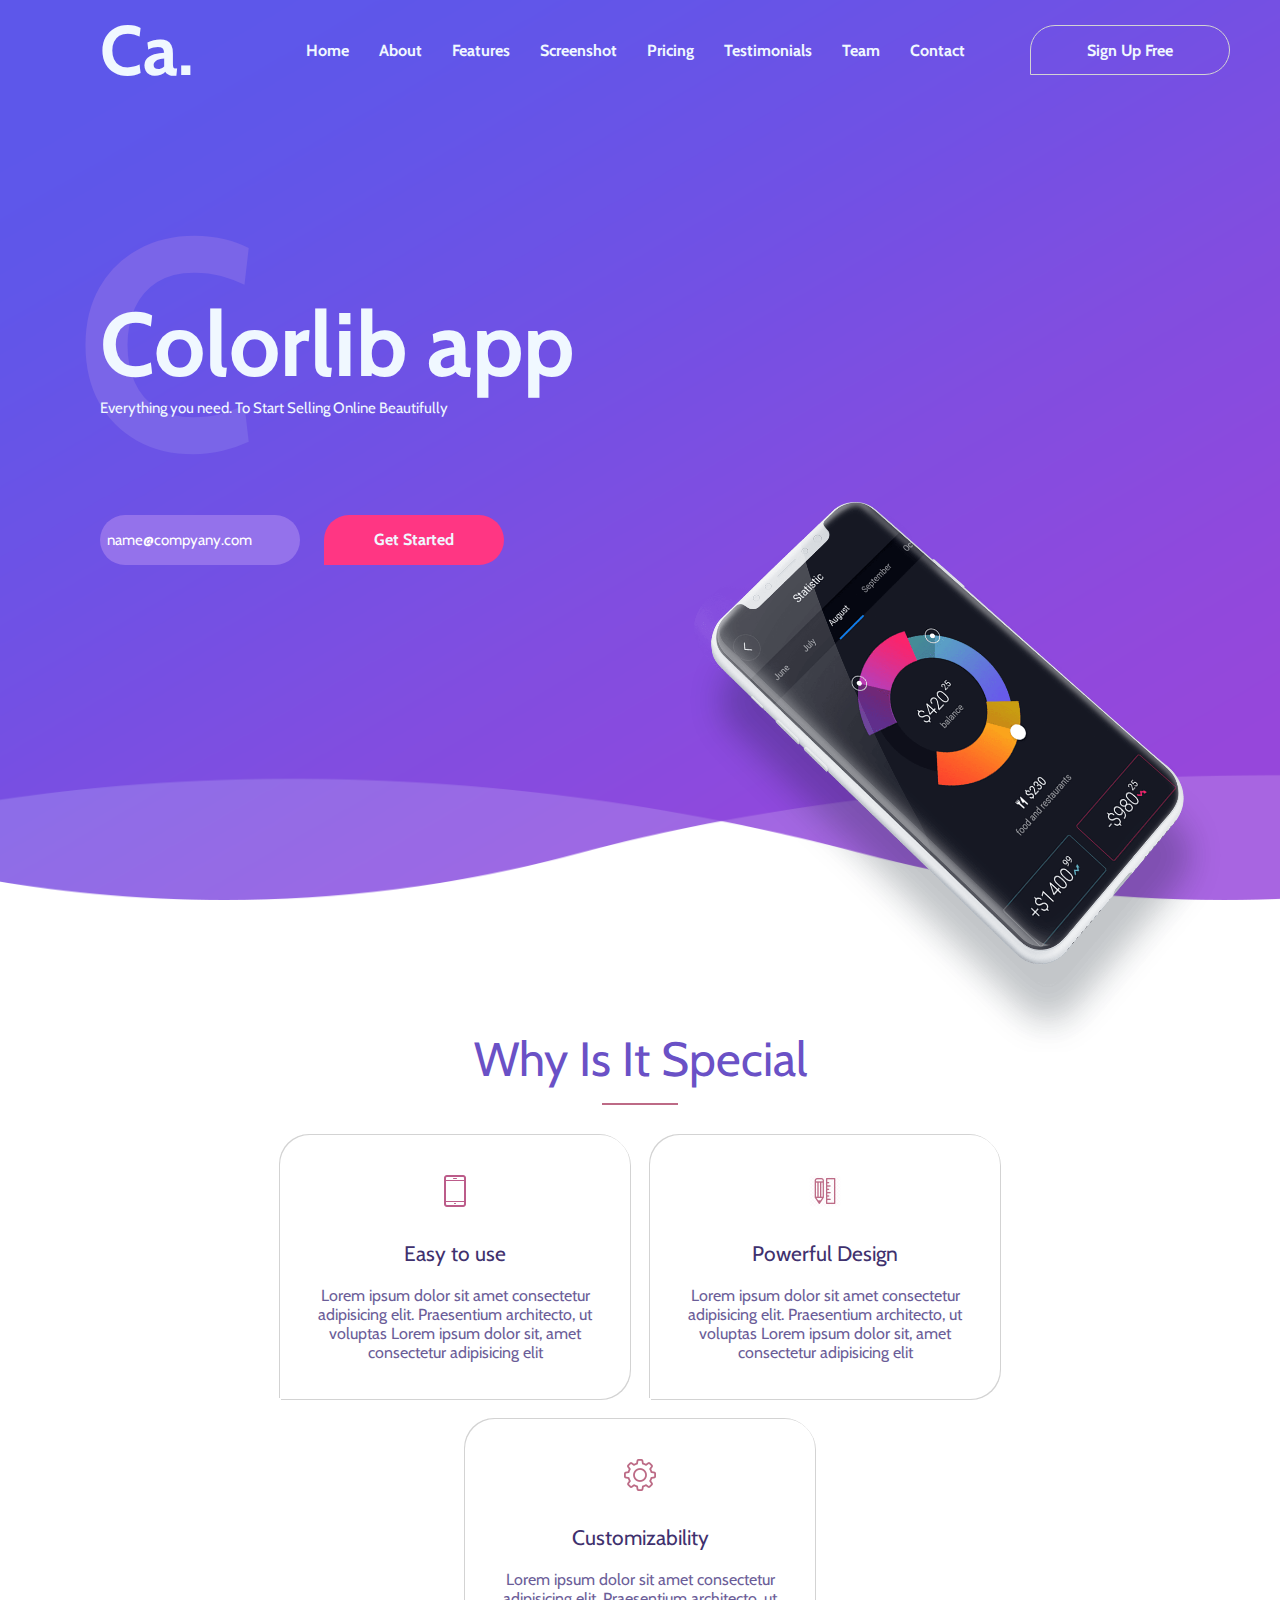
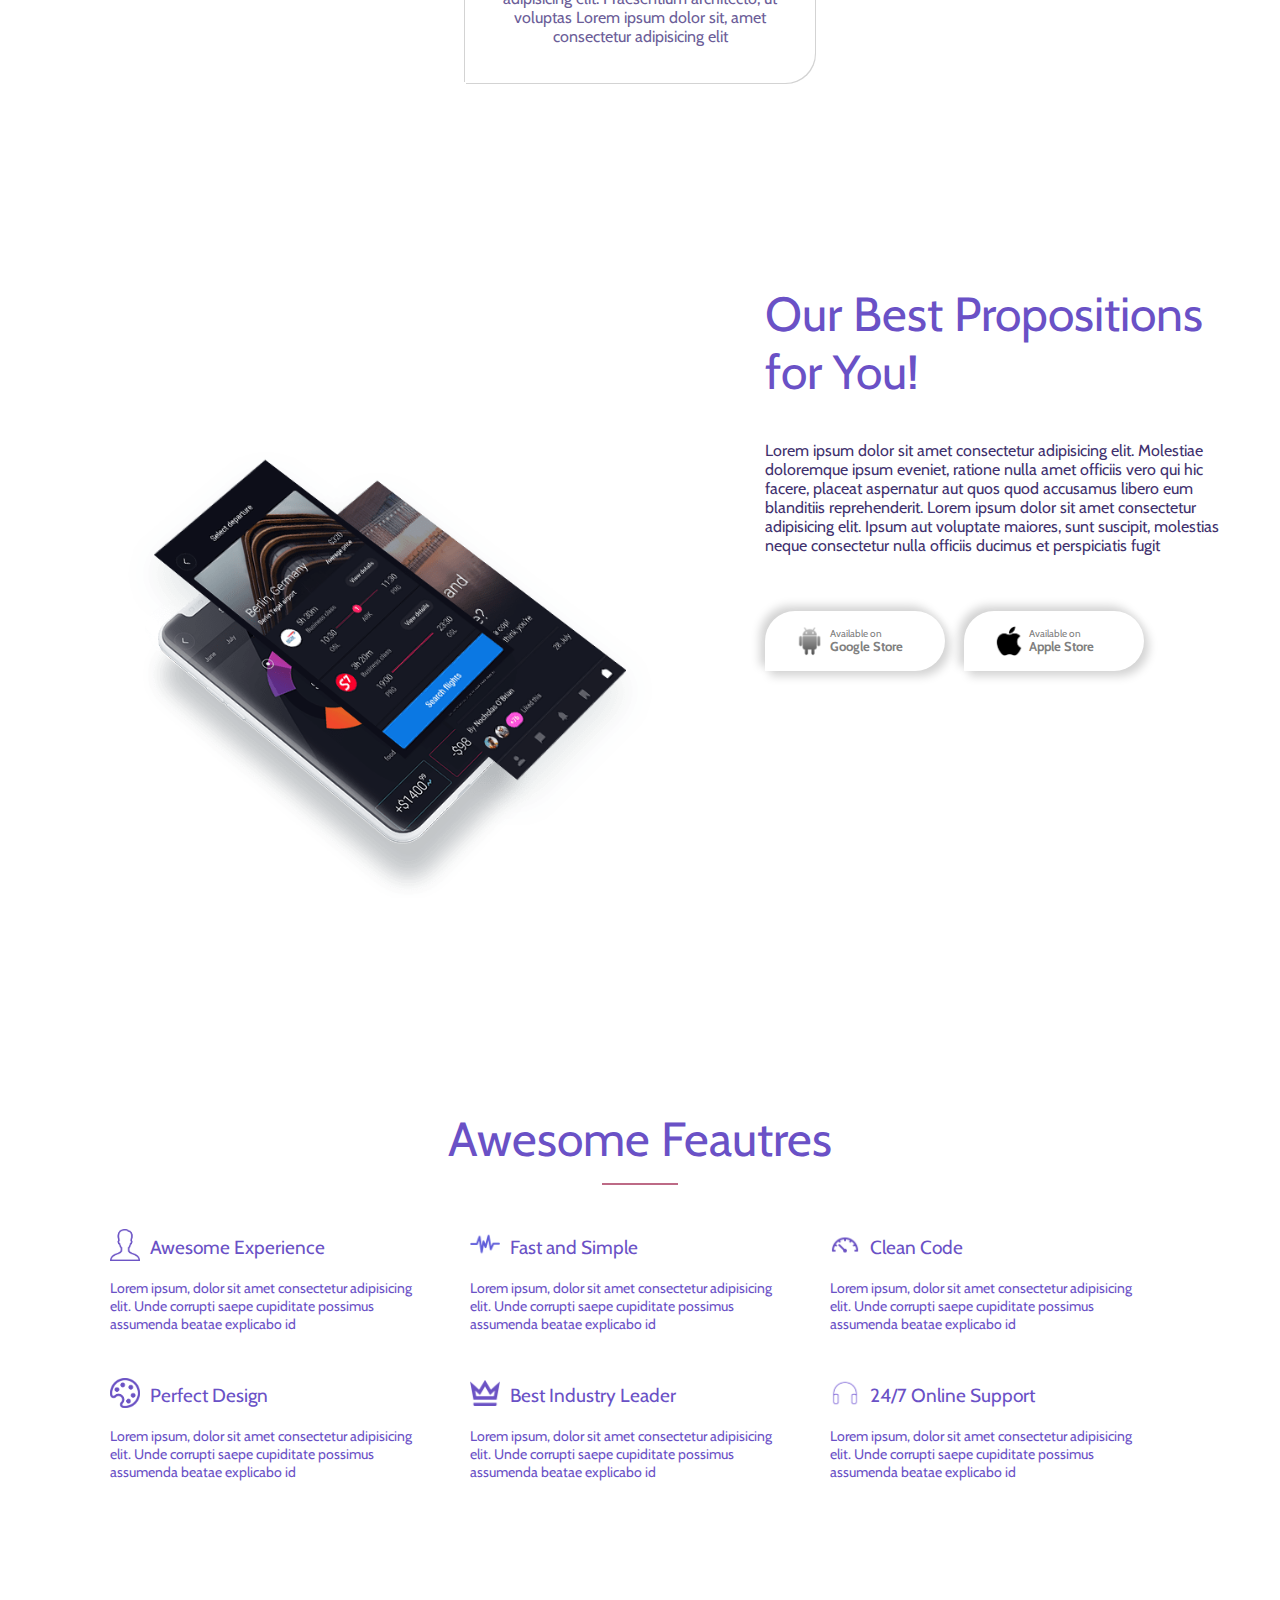
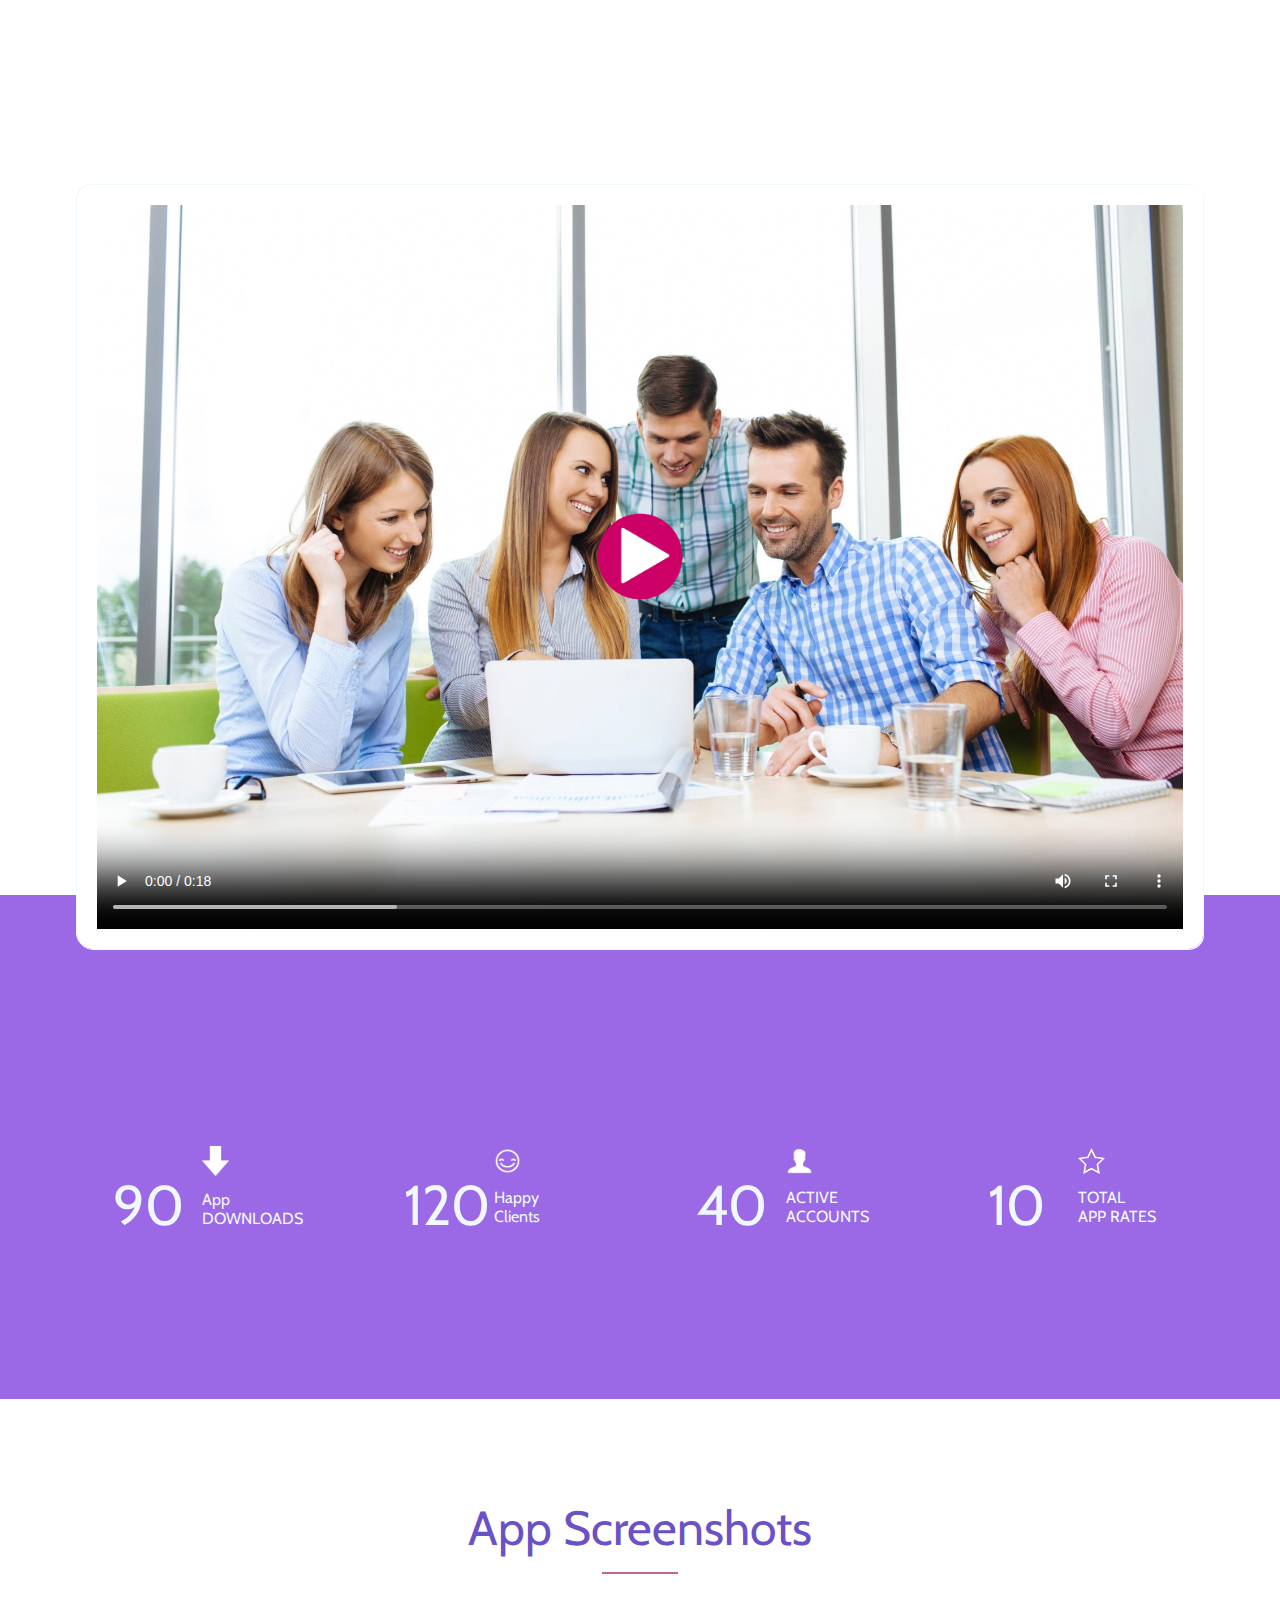
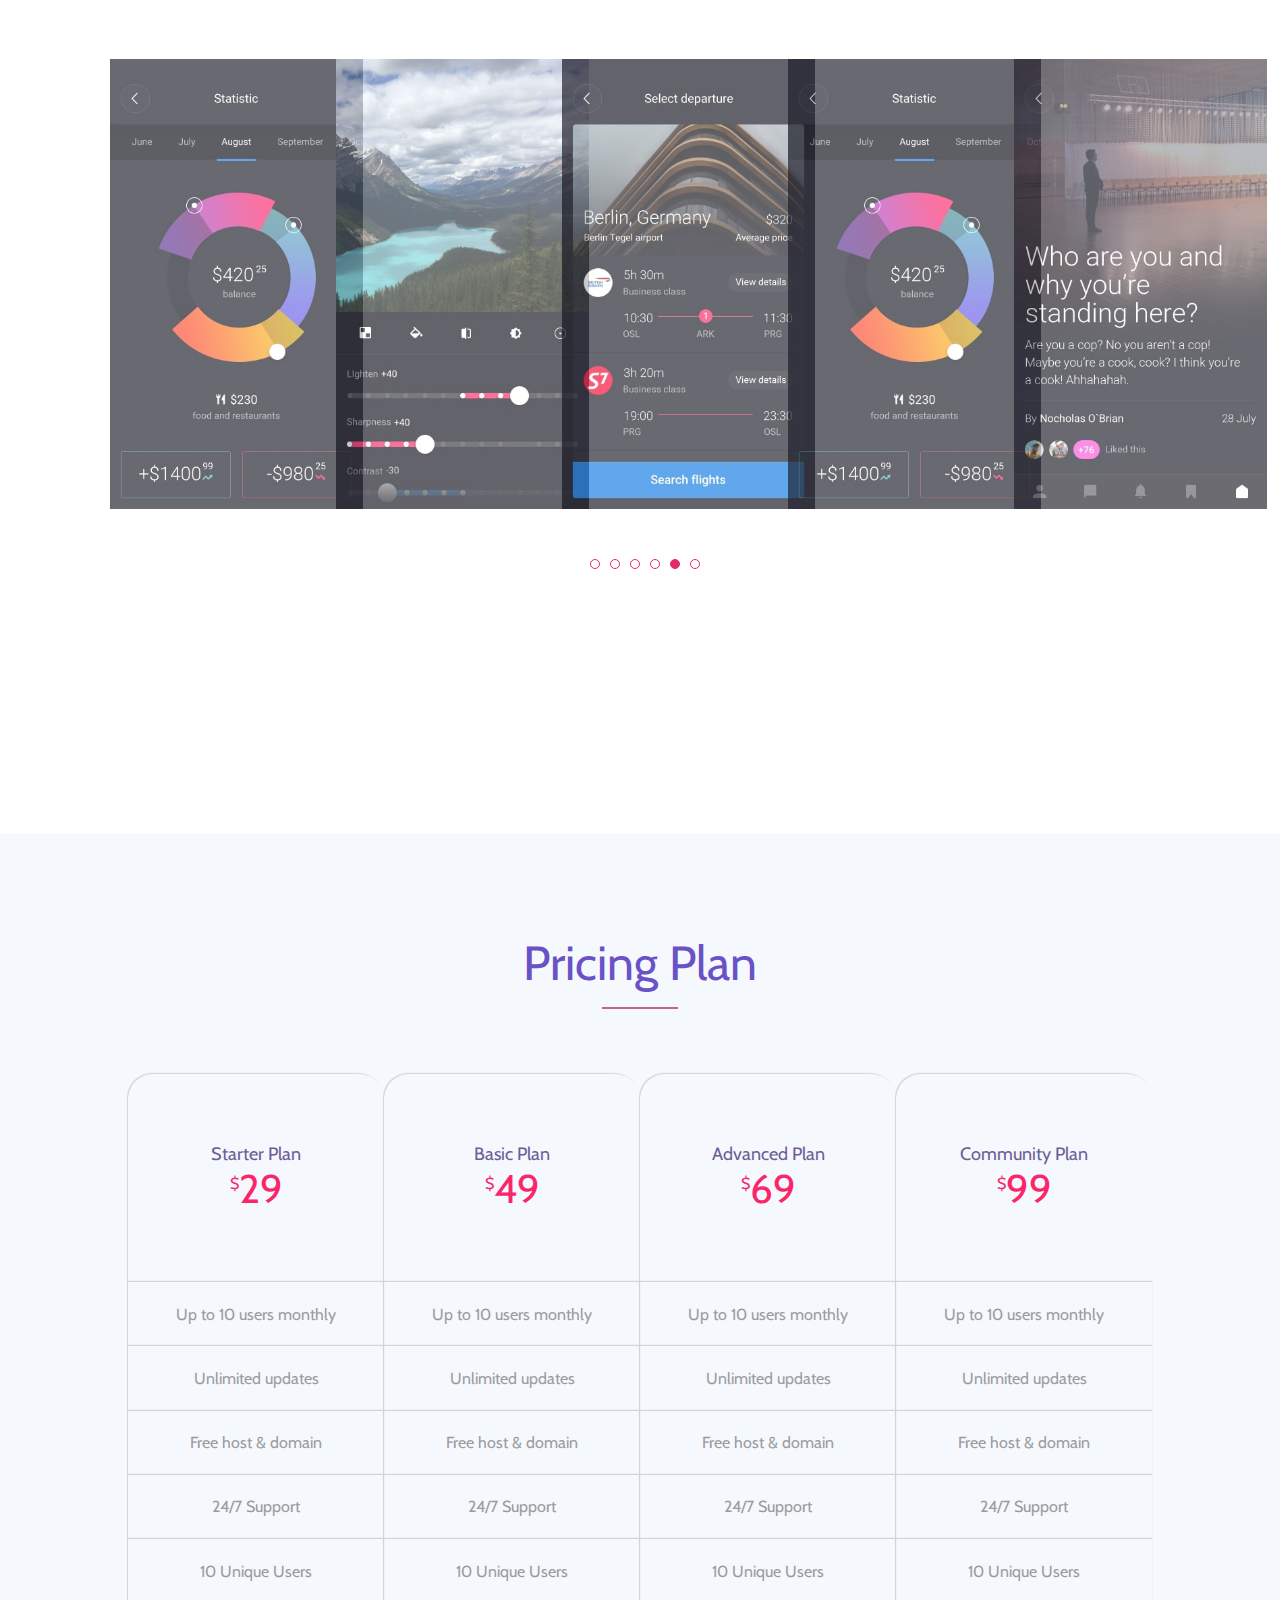
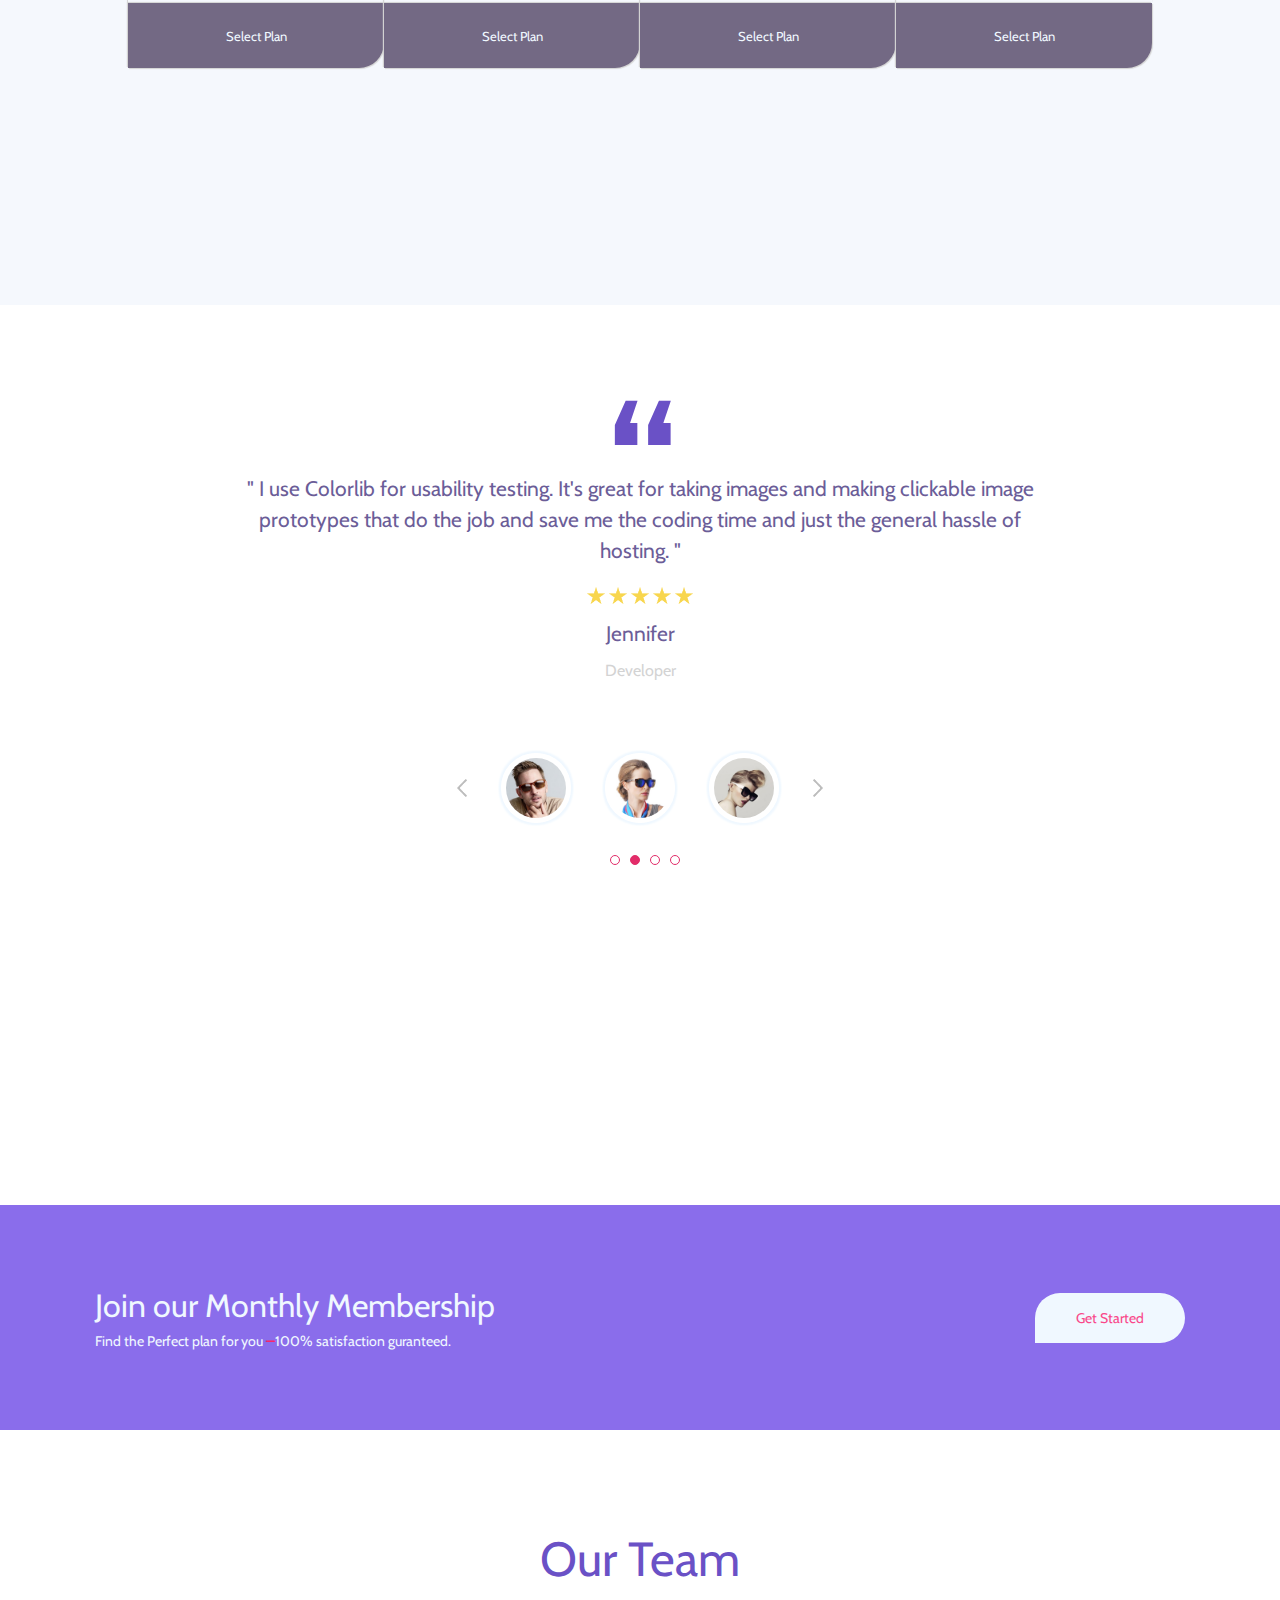
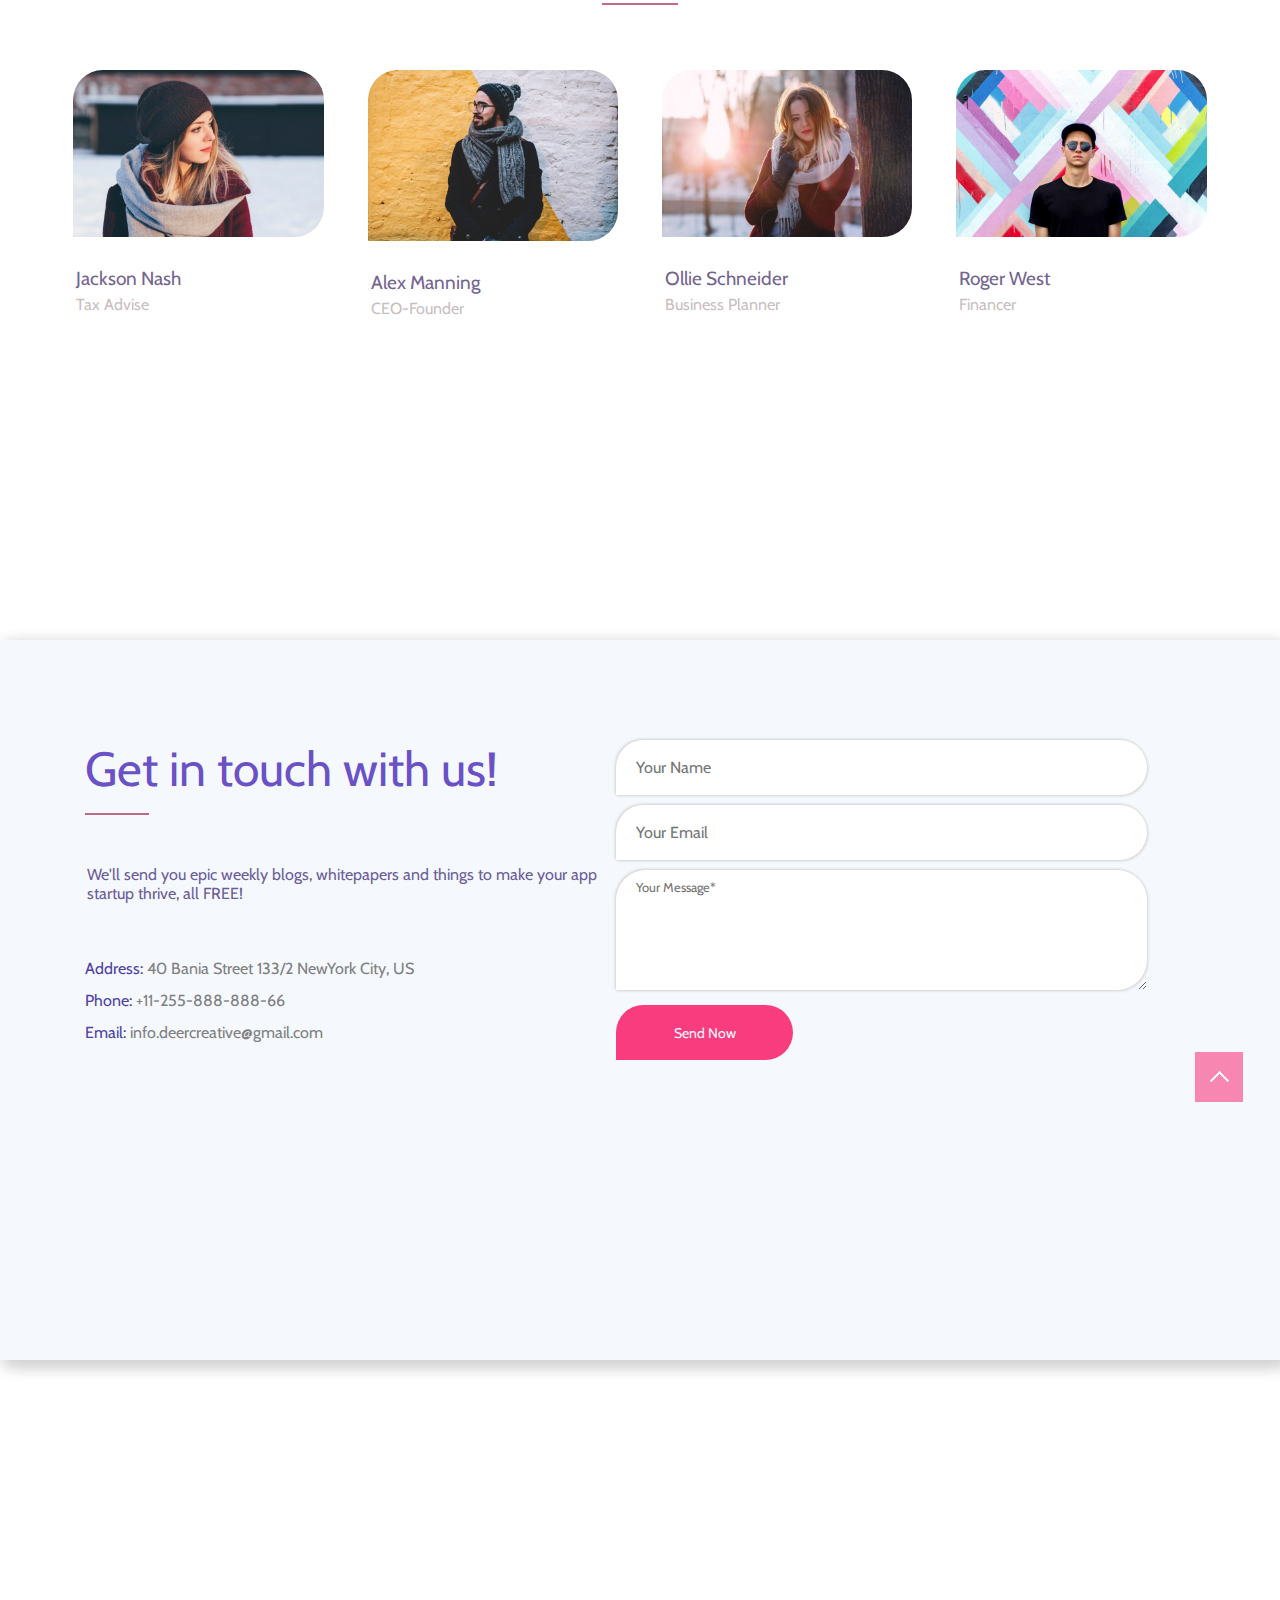
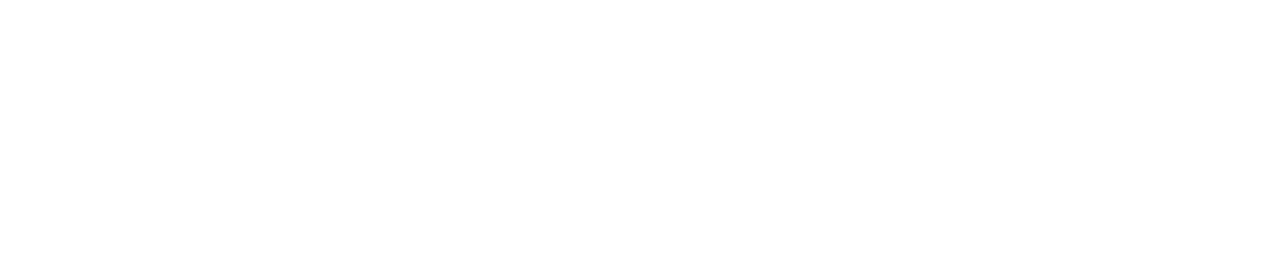
<file: index.html>
<!DOCTYPE html>
<html lang="en">
  <head>
    <meta charset="UTF-8" />
    <meta http-equiv="X-UA-Compatible" content="IE=edge" />
    <meta name="viewport" content="width=device-width, initial-scale=1.0" />
    <title>Document</title>
    <link rel="stylesheet" href="style.css" />
  </head>
  <body>
    <section class="Header">
      <nav class="navbar">
        <div class="container">
          <div class="navbar__logo"><h3>Ca.</h3></div>
          <ul class="navbar__links">
            <li><a href="#">Home</a></li>
            <li><a href="#">About</a></li>
            <li><a href="#">Features</a></li>
            <li><a href="#">Screenshot</a></li>
            <li><a href="#">Pricing</a></li>
            <li><a href="#">Testimonials</a></li>
            <li><a href="#">Team</a></li>
            <li><a href="#">Contact</a></li>
          </ul>
          <button class="navbar__signup btn">Sign Up Free</button>
        </div>
      </nav>
      <div class="header__body">
        <p class="transparentC">C</p>
        <header class="header__h2">
          <h2>Colorlib app</h2>
          <p>Everything you need. To Start Selling Online Beautifully</p>
          <div class="header__buttons">
            <input class="buttons__name btn" placeholder="name@compyany.com" />
            <button class="buttons__get btn">Get Started</button>
          </div>
        </header>
        <figure class="header__image">
          <img src="./Assets/bg-img/welcome-img.png" />
        </figure>
      </div>
    </section>
    <section class="section section1">
      <header class="section__header">
        <h2>Why Is It Special</h2>
        <div class="line"></div>
      </header>

      <ul class="section__list">
        <li>
          <figure class="image_list">
            <img src="./Assets/mobile-icon-png-2361.png" />
          </figure>
          <h4>Easy to use</h4>
          <p>
            Lorem ipsum dolor sit amet consectetur adipisicing elit. Praesentium
            architecto, ut voluptas Lorem ipsum dolor sit, amet consectetur
            adipisicing elit
          </p>
        </li>
        <li>
          <figure class="image_list">
            <img
              src="./Assets/pencil-and-ruler-1812109-1537634.png"
              width="50px"
            />
          </figure>
          <h4>Powerful Design</h4>
          <p>
            Lorem ipsum dolor sit amet consectetur adipisicing elit. Praesentium
            architecto, ut voluptas Lorem ipsum dolor sit, amet consectetur
            adipisicing elit
          </p>
        </li>
        <li>
          <figure class="image_list">
            <img src="./Assets/setting.png" width="50px" />
          </figure>
          <h4>Customizability</h4>
          <p>
            Lorem ipsum dolor sit amet consectetur adipisicing elit. Praesentium
            architecto, ut voluptas Lorem ipsum dolor sit, amet consectetur
            adipisicing elit
          </p>
        </li>
      </ul>
    </section>
    <section class="section secondSection">
      <header class="secSection__header">
        <h2>Our Best Propositions for You!</h2>
        <p>
          Lorem ipsum dolor sit amet consectetur adipisicing elit. Molestiae
          doloremque ipsum eveniet, ratione nulla amet officiis vero qui hic
          facere, placeat aspernatur aut quos quod accusamus libero eum
          blanditiis reprehenderit. Lorem ipsum dolor sit amet consectetur
          adipisicing elit. Ipsum aut voluptate maiores, sunt suscipit,
          molestias neque consectetur nulla officiis ducimus et perspiciatis
          fugit
        </p>
        <div class="secButtons">
          <a href="#" class="android">
            <img src="./Assets/android-icon-png-4.jpg" width="30px" />
            <div>Available on <span>Google Store</span></div>
          </a>
          <a href="#" class="apple">
            <img
              src="./Assets/apple-logo-png-dallas-shootings-don-add-are-speech-zones-used-4.png"
              width="30px"
            />
            <div>Available on <span>Apple Store</span></div>
          </a>
        </div>
      </header>
      <div class="image__post">
        <img src="./Assets/bg-img/special.png" />
      </div>
    </section>
    <section class="section section3">
      <header class="section__header">
        <h2>Awesome Feautres</h2>
        <div class="line"></div>
      </header>
      <ul class="section3List">
        <li>
          <div>
            <figure><img src="./Assets/person.png" alt="person" /></figure>
            <h4>Awesome Experience</h4>
          </div>
          <p>
            Lorem ipsum, dolor sit amet consectetur adipisicing elit. Unde
            corrupti saepe cupiditate possimus assumenda beatae explicabo id
          </p>
        </li>
        <li>
          <div>
            <figure>
              <img src="./Assets/heartBeat.png" alt="Heart beat line" />
            </figure>
            <h4>Fast and Simple</h4>
          </div>
          <p>
            Lorem ipsum, dolor sit amet consectetur adipisicing elit. Unde
            corrupti saepe cupiditate possimus assumenda beatae explicabo id
          </p>
        </li>
        <li>
          <div>
            <figure>
              <img src="./Assets/speedoMeter.png" alt="SpeedoMeter" />
            </figure>
            <h4>Clean Code</h4>
          </div>
          <p>
            Lorem ipsum, dolor sit amet consectetur adipisicing elit. Unde
            corrupti saepe cupiditate possimus assumenda beatae explicabo id
          </p>
        </li>
        <li>
          <div>
            <figure>
              <img src="./Assets/ColorPalete.png" alt="Color pallete" />
            </figure>
            <h4>Perfect Design</h4>
          </div>
          <p>
            Lorem ipsum, dolor sit amet consectetur adipisicing elit. Unde
            corrupti saepe cupiditate possimus assumenda beatae explicabo id
          </p>
        </li>
        <li>
          <div>
            <figure>
              <img src="./Assets/crown.png" alt="Crown" />
            </figure>
            <h4>Best Industry Leader</h4>
          </div>
          <p>
            Lorem ipsum, dolor sit amet consectetur adipisicing elit. Unde
            corrupti saepe cupiditate possimus assumenda beatae explicabo id
          </p>
        </li>
        <li>
          <div>
            <figure>
              <img src="./Assets/headphones-2.png" alt="Head Phones" />
            </figure>
            <h4>24/7 Online Support</h4>
          </div>
          <p>
            Lorem ipsum, dolor sit amet consectetur adipisicing elit. Unde
            corrupti saepe cupiditate possimus assumenda beatae explicabo id
          </p>
        </li>
      </ul>
    </section>
    <section class="section">
      <video class="video" poster="./Assets/bg-img/video.jpg" controls>
        <source src="./Assets/bg-img/video.mp4" type="video/mp4" />
      </video>
      <figure>
        <img class="vidButton" src="./Assets/PlayIcon.png" />
      </figure>
    </section>
    <section class="section5">
      <ul class="section5List">
        <li>
          <div>
            <h3>90</h3>
            <div>
              <figure>
                <img src="./Assets/DownArrow.png" />
              </figure>
              <p>App <span>DOWNLOADS</span></p>
            </div>
          </div>
        </li>
        <li>
          <div>
            <h3>120</h3>
            <div>
              <figure>
                <img src="./Assets/512px-Happy-outline.svg.png" />
              </figure>
              <p>Happy <span>Clients</span></p>
            </div>
          </div>
        </li>
        <li>
          <div>
            <h3>40</h3>
            <div>
              <figure>
                <img src="./Assets/PersonFill (2).png" />
              </figure>
              <p>ACTIVE <span>ACCOUNTS</span></p>
            </div>
          </div>
        </li>
        <li>
          <div>
            <h3>10</h3>
            <div>
              <figure>
                <img src="./Assets/star.png" />
              </figure>
              <p>TOTAL <span>APP RATES</span></p>
            </div>
          </div>
        </li>
      </ul>
    </section>
    <section class="section section6">
      <header class="section__header">
        <h2>App Screenshots</h2>
        <div class="line"></div>
      </header>
      <div class="section6__screenShots">
        <figure>
          <img src="./Assets/scr-img/app-3.jpg" tabindex="0" />
        </figure>
        <figure>
          <img src="./Assets/scr-img/app-4.jpg" tabindex="0" />
        </figure>
        <figure>
          <img src="./Assets/scr-img/app-5.jpg" tabindex="0" />
        </figure>
        <figure>
          <img src="./Assets/scr-img/app-3.jpg" tabindex="0" />
        </figure>
        <figure>
          <img src="./Assets/scr-img/app-1.jpg" tabindex="0" />
        </figure>
      </div>
      <div class="circles">
        <div class="circle"></div>
        <div class="circle"></div>
        <div class="circle"></div>
        <div class="circle"></div>
        <div class="circle fill"></div>
        <div class="circle"></div>
      </div>
    </section>
    <section class="section section7">
      <header class="section__header">
        <h2>Pricing Plan</h2>
        <div class="line"></div>
      </header>
      <ul class="section7__list">
        <li tabindex="0">
          <header class="list__header">
            <p>Starter Plan</p>
            <h3><sup>$</sup>29</h3>
          </header>
          <div class="list__list">
            <p>Up to 10 users monthly</p>
            <p>Unlimited updates</p>
            <p>Free host & domain</p>
            <p>24/7 Support</p>
            <p>10 Unique Users</p>
            <button>Select Plan</button>
          </div>
        </li>
        <li tabindex="0">
          <header class="list__header">
            <p>Basic Plan</p>
            <h3><sup>$</sup>49</h3>
          </header>
          <div class="list__list">
            <p>Up to 10 users monthly</p>
            <p>Unlimited updates</p>
            <p>Free host & domain</p>
            <p>24/7 Support</p>
            <p>10 Unique Users</p>
            <button>Select Plan</button>
          </div>
        </li>
        <li tabindex="0">
          <header class="list__header">
            <p>Advanced Plan</p>
            <h3><sup>$</sup>69</h3>
          </header>
          <div class="list__list">
            <p>Up to 10 users monthly</p>
            <p>Unlimited updates</p>
            <p>Free host & domain</p>
            <p>24/7 Support</p>
            <p>10 Unique Users</p>
            <button>Select Plan</button>
          </div>
        </li>
        <li tabindex="0">
          <header class="list__header">
            <p>Community Plan</p>
            <h3><sup>$</sup>99</h3>
          </header>
          <div class="list__list">
            <p>Up to 10 users monthly</p>
            <p>Unlimited updates</p>
            <p>Free host & domain</p>
            <p>24/7 Support</p>
            <p>10 Unique Users</p>
            <button>Select Plan</button>
          </div>
        </li>
      </ul>
    </section>
    <section class="section section8">
      <header class="section__header">
        <h2>&#8220;</h2>
        <p>
          " I use Colorlib for usability testing. It's great for taking images
          and making clickable image prototypes that do the job and save me the
          coding time and just the general hassle of hosting. "
        </p>
      </header>
      <div class="section8__subHeader">
        <div class="stars">
          <figure>
            <img class="star" src="./Assets/goldStar.png" />
          </figure>
          <figure>
            <img class="star" src="./Assets/goldStar.png" />
          </figure>
          <figure>
            <img class="star" src="./Assets/goldStar.png" />
          </figure>
          <figure>
            <img class="star" src="./Assets/goldStar.png" />
          </figure>
          <figure>
            <img class="star" src="./Assets/goldStar.png" />
          </figure>
        </div>
        <p>Jennifer <span>Developer</span></p>
      </div>
      <div class="section8__body">
        <button><img src="./Assets/LeftArrow.png" /></button>
        <figure tabindex="0">
          <img src="./Assets/bg-img/client-3.jpg" />
        </figure>
        <figure tabindex="0">
          <img src="./Assets/bg-img/client-2.jpg" />
        </figure>
        <figure tabindex="0">
          <img src="./Assets/bg-img/client-1.jpg" />
        </figure>
        <button><img src="./Assets/RightArrow.png" /></button>
      </div>
      <div class="circles circles8">
        <div class="circle"></div>
        <div class="circle fill"></div>
        <div class="circle"></div>
        <div class="circle"></div>
      </div>
    </section>
    <section class="section section9">
      <header class="section9__header">
        <div class="header__left">
          <h3>Join our Monthly Membership</h3>
          <p>
            Find the Perfect plan for you <sup>_</sup>100% satisfaction
            guranteed.
          </p>
        </div>
        <button>Get Started</button>
      </header>
    </section>
    <section class="section section10">
      <header class="section__header">
        <h2>Our Team</h2>
        <div class="line"></div>
      </header>
      <ul class="section10__body">
        <li>
          <figure tabindex="0" class="person__image">
            <img src="./Assets/team-img/team-1.jpg" />
          </figure>
          <div class="person__info">
            <h3>Jackson Nash</h3>
            <p>Tax Advise</p>
          </div>
        </li>
        <li>
          <figure tabindex="0" class="person__image">
            <img src="./Assets/team-img/team-2.jpg" />
          </figure>
          <div class="person__info">
            <h3>Alex Manning</h3>
            <p>CEO-Founder</p>
          </div>
        </li>
        <li>
          <figure class="person__image">
            <img src="./Assets/team-img/team-3.jpg" />
          </figure>
          <div class="person__info">
            <h3>Ollie Schneider</h3>
            <p>Business Planner</p>
          </div>
        </li>
        <li>
          <figure class="person__image">
            <img src="./Assets/team-img/team-4.jpg" />
          </figure>
          <div class="person__info">
            <h3>Roger West</h3>
            <p>Financer</p>
          </div>
        </li>
      </ul>
    </section>
    <footer class="section lastSection">
      <div class="lastSection__info">
        <div class="section__header">
          <h2>Get in touch with us!</h2>
          <div class="line"></div>
        </div>
        <p>
          We'll send you epic weekly blogs, whitepapers and things to make your
          app startup thrive, all FREE!
        </p>
        <div class="contact">
          <p><span>Address: </span>40 Bania Street 133/2 NewYork City, US</p>
          <p><span>Phone: </span>+11-255-888-888-66</p>
          <p><span>Email: </span>info.deercreative@gmail.com</p>
        </div>
      </div>
      <form class="lastSection__form">
        <input class="name forminput" placeholder="Your Name" />
        <input class="name forminput" placeholder="Your Email" />
        <textarea
          class="message forminput"
          placeholder="Your Message*"
        ></textarea>
        <button class="send">Send Now</button>
      </form>
      <button class="upArrow"><img src="./Assets/UpArrow.png" /></button>
    </footer>
    <div class="whiteSpace"></div>
    <!-- <div class="section"></div> -->
  </body>
</html>
</file>
<file: style.css>
@font-face {
  font-family: "myFirstFont";
  src: url("./Fonts/Cabin-Bold.woff"), url("./Fonts/Cabin-Bold.eot"),
    url("./Fonts/Cabin-Bold.ttf"), url("./Fonts/Cabin-Bold.woff2");
  font-weight: bold;
}
@font-face {
  font-family: "myFirstFont";
  src: url("./Fonts/Cabin-Medium.eot"), url("./Fonts/Cabin-Medium.ttf"),
    url("./Fonts/Cabin-Medium.woff"), url("./Fonts/Cabin-Medium.woff2");
  font-weight: normal;
}
@font-face {
  font-family: "myFirstFont";
  src: url("./Fonts/Cabin-Regular.eot"), url("./Fonts/Cabin-Regular.ttf"),
    url("./Fonts/Cabin-Regular.woff"), url("./Fonts/Cabin-Regular.woff2");
  font-weight: lighter;
}

* {
  margin: 0;
  padding: 0;
  box-sizing: border-box;
  color: aliceblue;
  font-family: "myFirstFont";
}
body {
  max-width: 100vw;
}
button:active {
  background-color: blue;
}
p {
  color: rgb(107, 93, 152);
  font-weight: lighter;
}
ul {
  list-style: none;
}
a {
  text-decoration: none;
}
.btn {
  width: 12.5rem;
  height: 3.125rem;
  font-size: 1rem;
  font-weight: bold;
  cursor: pointer;
}
/* ------------------- start of navbar ---------------------*/
.container {
  /* background-color: rgb(100, 85, 232); */
  height: 6.25rem;
  display: flex;
  flex-wrap: wrap;
  justify-content: space-around;
  align-items: center;
  font-weight: bold;
}
.navbar__logo {
  font-size: 3.75rem;
  flex-grow: 1;
  display: flex;
  justify-content: flex-start;
  padding-left: 6.25rem;
}

.navbar__links {
  display: flex;
  flex-wrap: wrap;
  justify-content: center;
  /* flex-grow: 1; */
}
.navbar__links li {
  margin: 0.938rem;
}

.navbar__signup {
  background-color: transparent;

  border-radius: 30px 30px 30px 0;
  border: 1px solid lightgray;
  margin: 0 3.125rem;
}
@media (max-width: 992px) {
  .navbar__links li {
    font-size: 1rem;
    margin: 0.6rem;
  }
  .navbar__signup {
    width: 10rem;
    height: 2.5rem;
    font-size: 1rem;
  }
  .navbar__logo {
    font-size: 2.4rem;
    padding-left: 3.5rem;
  }
}
@media (max-width: 768px) {
  .container {
    justify-content: center;
  }
  .navbar__links li {
    font-size: 0.8rem;
    margin: 0.4rem;
  }
  .navbar__signup {
    width: 9rem;
    height: 2rem;
    font-size: 0.8rem;
  }
  .navbar__logo {
    justify-content: center;
    font-size: 2.3rem;
    padding-left: 3.2rem;
  }
}
@media (max-width: 600px) {
  .container {
    justify-content: center;
  }

  .navbar__links li {
    font-size: 0.7em;
    margin: 0.5rem;
  }
  .navbar__signup {
    width: 8rem;
    height: 1.8rem;
    font-size: 0.8rem;
  }
  .navbar__logo {
    justify-content: center;
    font-size: 2rem;
    padding-left: 0px;
  }
}

/* ----------------------end of Navbar ------------------ */
/* ---------------------- Start of Header---------------- */

.Header {
  background-image: url("./Assets/bg-img/welcome-bg.png");
  background-size: contain;
  height: 56.25rem;
  background-repeat: no-repeat;
  background-size: cover;
  align-items: center;
}
.header__body {
  padding-top: 3.125rem;
  display: flex;
  align-items: center;
}
.header__h2 {
  font-size: 3.75rem;
  width: 50%;
  position: relative;
  z-index: 1;
  margin-left: 6.25rem;
}
.header__h2 p {
  font-size: 0.938rem;
  color: aliceblue;
}
.header__buttons {
  margin-top: 4.375rem;
}
.buttons__name {
  border-radius: 30px;
  background-color: rgb(148, 114, 235);
  padding-left: 0.438rem;
  border: none;
  margin-right: 0.625rem;
  cursor: text;
}
.buttons__name:focus {
  outline: none;
}

.buttons__name::placeholder {
  color: white;
  font-weight: lighter;
  font-size: 0.938rem;
}
.buttons__get {
  width: 11.25rem;
  background-color: rgb(255, 54, 131);
  border: none;
  border-radius: 30px 30px 30px 0;
}
.transparentC {
  font-size: 18.75rem;
  font-weight: bold;
  color: rgb(122, 101, 232);
  position: absolute;
  left: 4.688rem;
  top: 10rem;
  /* z-index: 0; */
}
@media (max-width: 1048px) {
  .transparentC {
    top: 6.5rem;
  }
}
@media (max-width: 906px) {
  .transparentC {
    top: 4rem;
  }
}
.header__image {
  width: 50%;
  position: relative;
  right: 0;
  bottom: -22em;
  /* left: 650px; */
}
.header__image img {
  height: 34.375rem;
  width: 90%;
}
/* ------------------End of HEader */
/* ----------------- First Section ---------------- */
.section {
  min-height: 100vh;
  background-color: white;
  text-align: center;
}
.section1 {
  padding-top: 120px;
  margin-top: 10px;
}
.section__header h2 {
  color: rgb(106, 81, 198);
  font-size: 3rem;
  font-weight: lighter;
}
.line {
  margin: 0 auto;
  padding-top: 15px;
  width: 6%;
  border-bottom: 2px solid rgb(189, 106, 134);
}
.section__list {
  margin-top: 20px;
  display: flex;
  flex-direction: row;
  flex-wrap: wrap;
  justify-content: space-around;
  color: rgb(63, 49, 110);
  align-items: center;
  padding: 0 6rem;
}

.section__list li {
  margin: 10px;
  box-shadow: 1px 1px lightgray, -1px -1px lightgray;
  border-radius: 30px 30px 30px 0;
  height: 16.5rem;
  width: 21.875rem;
}
.image_list {
  margin: 20px;
  margin-top: 40px;
}
.image_list img {
  width: 2rem;
  filter: invert(88%) sepia(30%) saturate(6637%) hue-rotate(295deg)
    brightness(79%) contrast(82%);
}
.section__list li p,
.section__list li h4 {
  margin: 10px;
}
.section__list li h4 {
  margin-bottom: 20px;
  margin-top: 30px;
  font-size: 1.3rem;
  font-weight: lighter;
  color: rgb(63, 49, 110);
}
.section__list li p {
  font-size: 1rem;
}
@media (max-width: 1301px) {
  .section__list {
    justify-content: center;
  }
}
@media (max-width: 418px) {
  .section__list li p {
    font-size: 0.8rem;
  }
}
/* ---------------------- End first Section --------------- */
/* ---------------------- start Second Section --------------- */
.secondSection {
  display: flex;
  text-align: left;
  justify-content: center;
  flex-direction: row-reverse;
  padding: 0 1rem;
  padding-top: 1.875rem;
}
.secSection__header {
  width: 40%;
  flex-shrink: 2;
  display: flex;
  flex-wrap: wrap;
  flex-direction: column;
  justify-content: flex-start;
  padding: 2.813rem 1.3rem 0 0;
  /* margin-left: 9.375rem; */
}
.image__post {
  flex-shrink: 1;
  display: flex;
  justify-content: center;
  align-items: center;
  width: 60%;
}
.image__post img {
  width: 70%;
}
.secSection__header h2 {
  width: 100%;
  color: rgb(106, 81, 198);
  font-size: 3rem;
  font-weight: lighter;
  margin-bottom: 2.5rem;
}
.secSection__header p {
  color: rgb(63, 49, 110);
  font-size: 1rem;
  width: 100%;
  margin-bottom: 3.5rem;
}
.secButtons {
  display: flex;
  justify-content: flex-start;
}
.android,
.apple {
  border-radius: 30px 30px 30px 0;
  width: 11.25rem;
  height: 2.5rem;
  border: none;
  display: flex;
  text-align: left;
  align-items: center;
  padding: 1.875rem;
  background-color: white;
  box-shadow: 5px 5px 10px lightgray, -5px -5px 10px lightgray;
}
.apple {
  margin-left: 1.2rem;
}
.android div,
.apple div {
  color: grey;
  font-size: 0.6rem;
  padding-left: 5px;
  font-weight: lighter;
}
.android div span,
.apple div span {
  color: grey;
  font-size: 0.8rem;
  font-weight: bold;
  display: block;
}
@media (max-width: 1180px) {
  .secSection__header h2 {
    font-size: 2.6rem;
  }
  .secSection__header p {
    font-size: 0.8rem;
  }
  .apple,
  .android {
    width: 10rem;
    height: 1.8rem;
    padding: 1.5rem;
  }
  .android div span,
  .apple div span {
    font-size: 0.6rem;
  }
}
@media (max-width: 1034px) {
  .secSection__header h2 {
    font-size: 2.3rem;
  }
}
@media (max-width: 925px) {
  .secondSection {
    flex-direction: column-reverse;
    justify-content: center;
    align-items: center;
  }
  .secSection__header {
    justify-content: center;
    padding-right: 0;
    width: 80%;
    margin-bottom: 10rem;
  }
  .secSection__header h2 {
    font-size: 2.7rem;
  }
  .secSection__header p {
    font-size: 1rem;
  }
  .image__post {
    width: 80%;
  }
}
/* -----------------End of second Section ---------------------*/
/* -----------------Start of third Section -------------------- */
.section3 {
  min-height: 75vh;
}
.section3List {
  display: flex;
  justify-content: center;
  flex-wrap: wrap;
  padding: 40px 100px;
}
.section3List li {
  width: 33.33%;
  padding: 0 30px 30px 0;
  text-align: left;
}
.section3List li div {
  display: flex;
  align-items: center;
}
.section3List li h4,
.section3List li p {
  color: rgb(106, 81, 198);
  padding: 10px;
}
.section3List li h4 {
  font-size: 1.2rem;
  font-weight: lighter;
}
.section3List li p {
  font-size: 0.9rem;
}
.section3List li div figure {
  padding-left: 10px;
}
.section3List li div figure img {
  width: 30px;
  filter: invert(35%) sepia(19%) saturate(3880%) hue-rotate(226deg)
    brightness(91%) contrast(86%);
}
@media (max-width: 1083px) {
  .section3List li {
    width: 50%;
  }
}
@media (max-width: 789px) {
  .section3List li {
    width: 80%;
  }
  .section3List li h4 {
    font-size: 1.5rem;
  }
  .section3List li p {
    font-size: 1.2rem;
  }
}
@media (max-width: 600px) {
  .section3List li div h4 {
    font-size: 1.2rem;
  }
  .section3List li p {
    font-size: 0.9rem;
  }
  .section3List li div figure img {
    width: 25px;
  }
}
/* --------------end of third section -------------------*/
/* ---------------start of 4th section---------------- */
.video {
  width: 88%;
  border: 20px solid white;
  border-radius: 15px;
  box-shadow: 1px 1px aliceblue, -1px -1px aliceblue;
}
.vidButton {
  border: none;
  width: 8%;
  /* height: 5.625rem; */
  position: relative;
  cursor: pointer;
  bottom: 28rem;
}
@media (max-width: 1010px) {
  .vidButton {
    bottom: 24rem;
  }
}
@media (max-width: 884px) {
  .vidButton {
    bottom: 20rem;
  }
}
@media (max-width: 740px) {
  .vidButton {
    bottom: 16rem;
  }
}
@media (max-width: 584px) {
  .vidButton {
    bottom: 12rem;
  }
}
@media (max-width: 400px) {
  .vidButton {
    bottom: 9rem;
  }
}
/* ------------------ end of 4th section --------------*/
/* -------------------start of 5th section ----------*/
.section5 {
  background-color: rgb(155, 105, 230);
  height: 56vh;
  margin-top: -11.875rem;
}
@media (max-width: 740px) {
  .section5 {
    margin-top: -14.5rem;
  }
}
@media (max-width: 745px) {
  .section5 {
    margin-top: -16.5rem;
  }
}
@media (max-width: 660px) {
  .section5 {
    margin-top: -19rem;
  }
}
@media (max-width: 560px) {
  .section5 {
    margin-top: -22rem;
  }
}
.section5List {
  justify-content: space-evenly;
  height: 100%;
  padding-top: 50px;
  display: flex;
  flex-wrap: wrap;
  align-items: center;
}
.section5List li {
  padding-top: 30px;
  width: 14%;
}
.section5List li div {
  display: flex;
  align-items: center;
}
.section5List li div div {
  display: flex;
  flex-direction: column;
  width: 50%;
  /* text-align: left; */
  /* padding-left: 20px; */
  align-items: flex-start;
}
.section5List li div h3 {
  font-size: 3.5rem;
  width: 50%;
  color: aliceblue;
  text-align: left;
  font-weight: lighter;
  padding-right: 5px;
  padding-top: 35px;
}
.section5List li div div p {
  color: aliceblue;
}
.section5List li div div p span {
  display: block;
}
.section5List li div div figure {
  width: 100%;
  padding-bottom: 10px;
  /* text-align: center; */
}
.section5List li div div figure img {
  width: 30%;
  /* text-align: left; */
  filter: invert(92%) sepia(0%) saturate(7500%) hue-rotate(42deg)
    brightness(115%) contrast(107%);
}
@media (max-width: 1200px) {
  .section5List li div h3 {
    font-size: 3rem;
  }
  .section5List li div div p {
    font-size: 0.9rem;
  }
}
@media (max-width: 1030px) {
  .section5 {
    height: 60vh;
  }
  .section5List li {
    width: 50%;
  }
  .section5List li div {
    padding-top: 1rem;
  }
  .section5List li div h3 {
    font-size: 2.5rem;
    text-align: right;
  }
  .section5List li div {
    font-size: 0.8rem;
  }
  .section5List li div div figure img {
    width: 10%;
  }
}
/* -----------------end of section 5 ------------------- */
/* -----------------start of section 6------------------- */
.section6 {
  padding-top: 100px;
  height: 115vh;
}
.section6__screenShots {
  display: flex;
  padding: 0 40px;
  padding-top: 85px;
  justify-content: space-evenly;
  flex-wrap: wrap;
}
.section6__screenShots figure {
  width: 13%;
  height: 50vh;
}
.section6__screenShots figure img {
  height: 100%;
  background-size: contain;
  cursor: pointer;
  filter: opacity(65%);
}
.section6__screenShots figure img:focus {
  transform: scale(1.2);
  filter: blur(0);
  transition: all 0.5s;
  outline: none;
}
.circles {
  padding-top: 50px;
  display: flex;
  justify-content: center;
}
.circle {
  width: 10px;
  height: 10px;
  border: 1px solid rgb(226, 44, 105);
  margin-left: 10px;
  border-radius: 50%;
}
.fill {
  background-color: rgb(226, 44, 105);
}
@media (max-width: 1000px) {
  .section6__screenShots figure {
    width: 33.33%;
    margin-bottom: 2rem;
  }
  .section6 {
    height: 165vh;
  }
}
@media (max-width: 1000px) {
  .section6__screenShots figure {
    width: 50%;
    margin-bottom: 2rem;
  }
  .section6 {
    height: 215vh;
  }
}
@media (max-width: 450px) {
  .section6__screenShots figure {
    width: 90%;
    margin-bottom: 2rem;
  }
  .section6 {
    height: 355vh;
  }
}
/* -----------------------------end of section 6 --------------- */
/* ----------------------------start of section 7 ----------------- */
.section7 {
  background-color: rgb(245, 248, 253);
  padding-top: 100px;
  height: 119vh;
}
.section7__list {
  padding-top: 65px;
  display: flex;
  flex-wrap: wrap;
  justify-content: center;
}
.section7__list li {
  border: none;
  box-shadow: -1px -1px 1px lightgray;
  border-radius: 25px 25px 25px 0;
  height: 66vh;
  width: 20vw;
}

.list__header {
  height: 35%;
  display: flex;
  flex-direction: column;
  justify-content: center;
}
.list__header p {
  font-size: 1.1rem;
}
.list__header h3 {
  color: rgb(249, 38, 107);
  font-size: 2.5rem;
  font-weight: lighter;
}
.list__list {
  display: flex;
  flex-direction: column;
  height: 65%;
}
.list__list p {
  font-size: 1rem;
  display: flex;
  align-items: center;
  justify-content: center;
  color: rgb(155, 155, 157);
  box-shadow: 0px 0px lightgray, 0px -1px 1px lightgray;
}
.list__list p,
.list__list button {
  height: 16.66%;
}
.list__list button {
  border-radius: 0 0 25px 0;
  border: none;
  color: aliceblue;
  cursor: pointer;
  background-color: rgb(115, 105, 132);
  box-shadow: 1px 1px 1px lightgray, -1px -1px 1px lightgray;
}
sup {
  font-size: 1rem;
  color: rgb(249, 38, 107);
}
.section7__list li:focus .list__header,
.section7__list li:focus .list__list button,
.section7__list li:focus .list__header p,
.section7__list li:focus .list__header h3,
.section7__list li:focus sup {
  color: whitesmoke;
  background-color: rgb(167, 101, 225);
  border: none;
  outline: none;
}
.section7__list li:focus .list__header {
  border-radius: 25px 25px 0 0;
}
.section7__list li:focus .list__list button {
  border-radius: 0 0 25px 0;
}
@media (max-width: 1000px) {
  .section7 {
    height: 185vh;
  }
  .section7__list li {
    width: 40vw;
    margin-bottom: 2rem;
  }
}
@media (max-width: 680px) {
  .section7 {
    height: 330vh;
  }
  .section7__list li {
    width: 80vw;
    margin-bottom: 2rem;
  }
}
/* ------------- end of section 7 ---------------*/
/* -------------start of section 8 -------------- */
.section8 {
  text-align: center;
  padding-top: 40px;
}
.section8 .section__header {
  margin: 0 auto;
  width: 70%;
  display: flex;
  justify-content: center;
  flex-wrap: wrap;
  padding: 0 40px;
}
.section8 .section__header h2 {
  width: 100%;
  font-size: 13rem;
  height: 8rem;
}
.section8 p {
  font-size: 1.3rem;
  line-height: 1.5;
}
.stars {
  display: flex;
  justify-content: center;
  padding-top: 20px;
}
.star {
  width: 18px;
  margin: 0 2px;
}
/* .section8 .section8__subHeader {
  display: flex;
  flex-direction: column;
} */
.section8 .section8__subHeader p {
  padding-top: 10px;
}
.section8 .section8__subHeader p span {
  display: block;
  padding-top: 10px;
  color: lightgray;
  font-size: 1rem;
  font-weight: lighter;
}
.section8__body {
  padding: 0 440px;
  padding-top: 70px;
  display: flex;
  justify-content: space-around;
}
.section8__body button {
  width: 10px;
  background-color: transparent;
  border: none;
  cursor: pointer;
}

.section8__body button img {
  width: 100%;
  filter: invert(83%) sepia(1%) saturate(0%) hue-rotate(352deg) brightness(91%)
    contrast(93%);
}
.section8__body figure {
  width: 4.375rem;
  cursor: pointer;
  /* box-shadow: 2px 2px 1px aliceblue, -2px -2px 1px aliceblue; */
  border-radius: 50%;
}
.section8__body figure img {
  width: 100%;
  border: 5px solid white;
  border-radius: 50%;
  box-shadow: 2px 2px 2px aliceblue, -2px -2px 2px aliceblue,
    -2px 2px 2px aliceblue, 2px -2px 2px aliceblue;
}
.section8__body figure:focus {
  transform: scale(1.5);
}
.circles8 {
  padding-top: 28px;
}
@media (max-width: 1150px) {
  .section8 {
    height: 160vh;
  }
  .section8__body {
    flex-direction: column;
    align-items: center;
    padding-left: 0;
    padding-right: 0;
  }
  .section8 .section__header h2 {
    font-size: 10rem;
  }
  .section8 .section__header p {
    font-size: 1rem;
    line-height: 1.2;
  }
}
/* ------------------------- end of section 8-------------- */
/* -------------------------start of section 9-------------- */
.section9 {
  background-color: rgb(138, 109, 235);
  min-height: 10vh;
  height: 25vh;
}
.section9__header {
  height: 100%;
  display: flex;
  justify-content: space-between;
  align-items: center;
  padding: 0 95px;
}
.header__left {
  text-align: left;
}
.header__left h3 {
  font-size: 2rem;
  font-weight: lighter;
}
.header__left p {
  color: aliceblue;
  font-size: 0.9rem;
}
.section9__header button {
  height: 3.125rem;
  width: 9.375rem;
  border-radius: 30px 30px 30px 0;
  border: none;
  background-color: aliceblue;
  color: rgb(249, 73, 138);
  font-size: 0.9rem;
}
@media (max-width: 780px) {
  .section9__header {
    flex-wrap: wrap;
  }
  .header__left h3 {
    font-size: 1.5rem;
  }
  .header__left p {
    font-size: 0.8rem;
  }
  .section9__header button {
    height: 2rem;
  }
}
@media (max-width: 489px) {
  .section9 {
    height: 35vh;
  }
  .header__left h3 {
    font-size: 1.2rem;
  }
}
/* -------------end of section 9----------------- */
/* --------------start of section 10-------------- */
.section10 {
  padding-top: 100px;
  min-height: 30vh;
  height: 90vh;
}
.section10__body {
  display: flex;
  /* padding: 0 px; */
  padding-top: 65px;
  justify-content: center;
  margin: 0 auto;
}
.section10__body li {
  display: flex;
  width: 23%;
  flex-direction: column;
  text-align: left;
  /* justify-content: space-around; */
}
.section10__body li figure {
  width: 100%;
  display: flex;
  justify-content: center;
}
.section10__body li figure img {
  /* text-align: center; */
  position: relative;
  opacity: 1;
  width: 85%;
  border-radius: 30px 30px 30px 0;
}
.person__image::after {
  content: "";
  position: absolute;
  height: 181px;
  width: 19.5%;
  background-image: url("./Assets/SocialIcons.png"),
    linear-gradient(135deg, rgba(0, 100, 250, 0.6), rgba(200, 200, 250, 0.6));
  border-radius: 30px 30px 30px;
  background-repeat: no-repeat;
  background-position: center;
  background-size: contain;
  opacity: -1;
}
.person__image:hover::after {
  opacity: 2;
}
.person__info {
  /* padding-left: 10px; */
  text-align: left;
  padding-top: 30px;
  padding-left: 25px;
}
.person__info h3 {
  color: rgb(115, 100, 143);
  font-weight: lighter;
}
.person__info p {
  padding-top: 5px;
  color: rgb(199, 191, 191);
}
@media (max-width: 940px) {
  .section10__body {
    flex-wrap: wrap;
  }
  .section10__body li {
    width: 45%;
    margin-bottom: 2rem;
  }
  .person__info {
    padding-left: 45px;
  }
  .section10 {
    height: fit-content;
  }
}
@media (max-width: 600px) {
  .section10__body {
    flex-wrap: wrap;
  }
  .section10__body li {
    width: 90%;
    margin-bottom: 2rem;
  }
  .section10 {
    height: fit-content;
  }
}
@media (max-width: 400px) {
  .section10__body {
    flex-wrap: wrap;
  }
  .section10__body li {
    width: 90%;
    margin-bottom: 2rem;
  }
  .section10 {
    height: fit-content;
  }
}
/* --------------end of 10th section------------ */
/* -------------start of last section------------ */
.lastSection {
  min-height: 30vh;
  height: 80vh;
  background-color: rgb(245, 248, 253);
  padding: 0 85px;
  padding-top: 6.25rem;
  display: flex;
  box-shadow: 5px 5px 15px lightgray, 5px 5px 15px lightgray;
}
.lastSection__info,
.lastSection__info .section__header .line {
  text-align: left;
  margin: 0;
}
.lastSection__info {
  width: 50%;
}
.lastSection__info .line {
  width: 12%;
}
.lastSection__info > p {
  padding: 50px 2px;
}
.contact p {
  color: gray;
  line-height: 2;
}
.contact p span {
  color: rgb(77, 65, 167);
}
.lastSection__form {
  display: flex;
  flex-direction: column;
  width: 50%;
}
.forminput {
  outline: none;
  border-radius: 30px 30px 30px 0;
  border: none;
  margin-bottom: 10px;
  box-shadow: 1px 1px 3px lightgray, -1px -1px 3px lightgray;
}
.forminput::placeholder {
  padding-left: 20px;
  font-size: 1rem;
}
.message::placeholder {
  font-size: 0.8rem;
  padding-top: 10px;
  /* line-height: 1; */
}
.name {
  height: 3.438rem;
}
.message {
  height: 7.5rem;
}
.send {
  margin-top: 5px;
  height: 55px;
  width: 33.33%;
  font-size: 0.9rem;
  border-radius: 30px 30px 30px 0;
  border: none;
  background-color: rgb(249, 60, 126);
}
.upArrow {
  background-color: rgb(249, 60, 126);
  width: 50px;
  height: 50px;
  position: relative;
  border: none;
  right: -3rem;
  bottom: -23.5rem;
  opacity: 60%;
}
.upArrow img {
  width: 40%;
  filter: invert(100%) sepia(0%) saturate(7500%) hue-rotate(306deg)
    brightness(96%) contrast(116%);
  cursor: pointer;
}
.whiteSpace {
  height: 55vh;
}
@media (max-width: 1330px) {
  .upArrow {
    bottom: -19.5rem;
  }
}
@media (max-width: 1070px) {
  .lastSection {
    flex-wrap: wrap;
    height: 150vh;
  }
  .lastSection__info {
    width: 80%;
    margin-bottom: 2rem;
  }
  .lastSection__form {
    width: 80%;
  }
  .upArrow {
    bottom: -20.8rem;
  }
}
@media (max-width: 1002px) {
  .lastSection__info .section__header h2 {
    font-size: 2rem;
  }
  .lastSection__info .section__header p {
    font-size: 1rem;
  }
  .contact p {
    font-size: 0.9rem;
  }
  .upArrow {
    bottom: -21.15rem;
  }
}
/* @media (max-width: 597px) {
  .upArrow {
    bottom: -18.4rem;
  }
} */
@media (max-width: 597px) {
  .upArrow {
    bottom: -20.6rem;
  }
}
@media (max-width: 537px) {
  .upArrow {
    bottom: -19.7rem;
  }
}
@media (max-width: 513px) {
  .upArrow {
    bottom: -18.45rem;
  }
}
@media (max-width: 453px) {
  .upArrow {
    bottom: -17.9rem;
  }
}
@media (max-width: 438px) {
  .upArrow {
    bottom: -17rem;
  }
}
@media (max-width: 419px) {
  .upArrow {
    right: -14rem;
    bottom: 2.9rem;
  }
}
</file>
